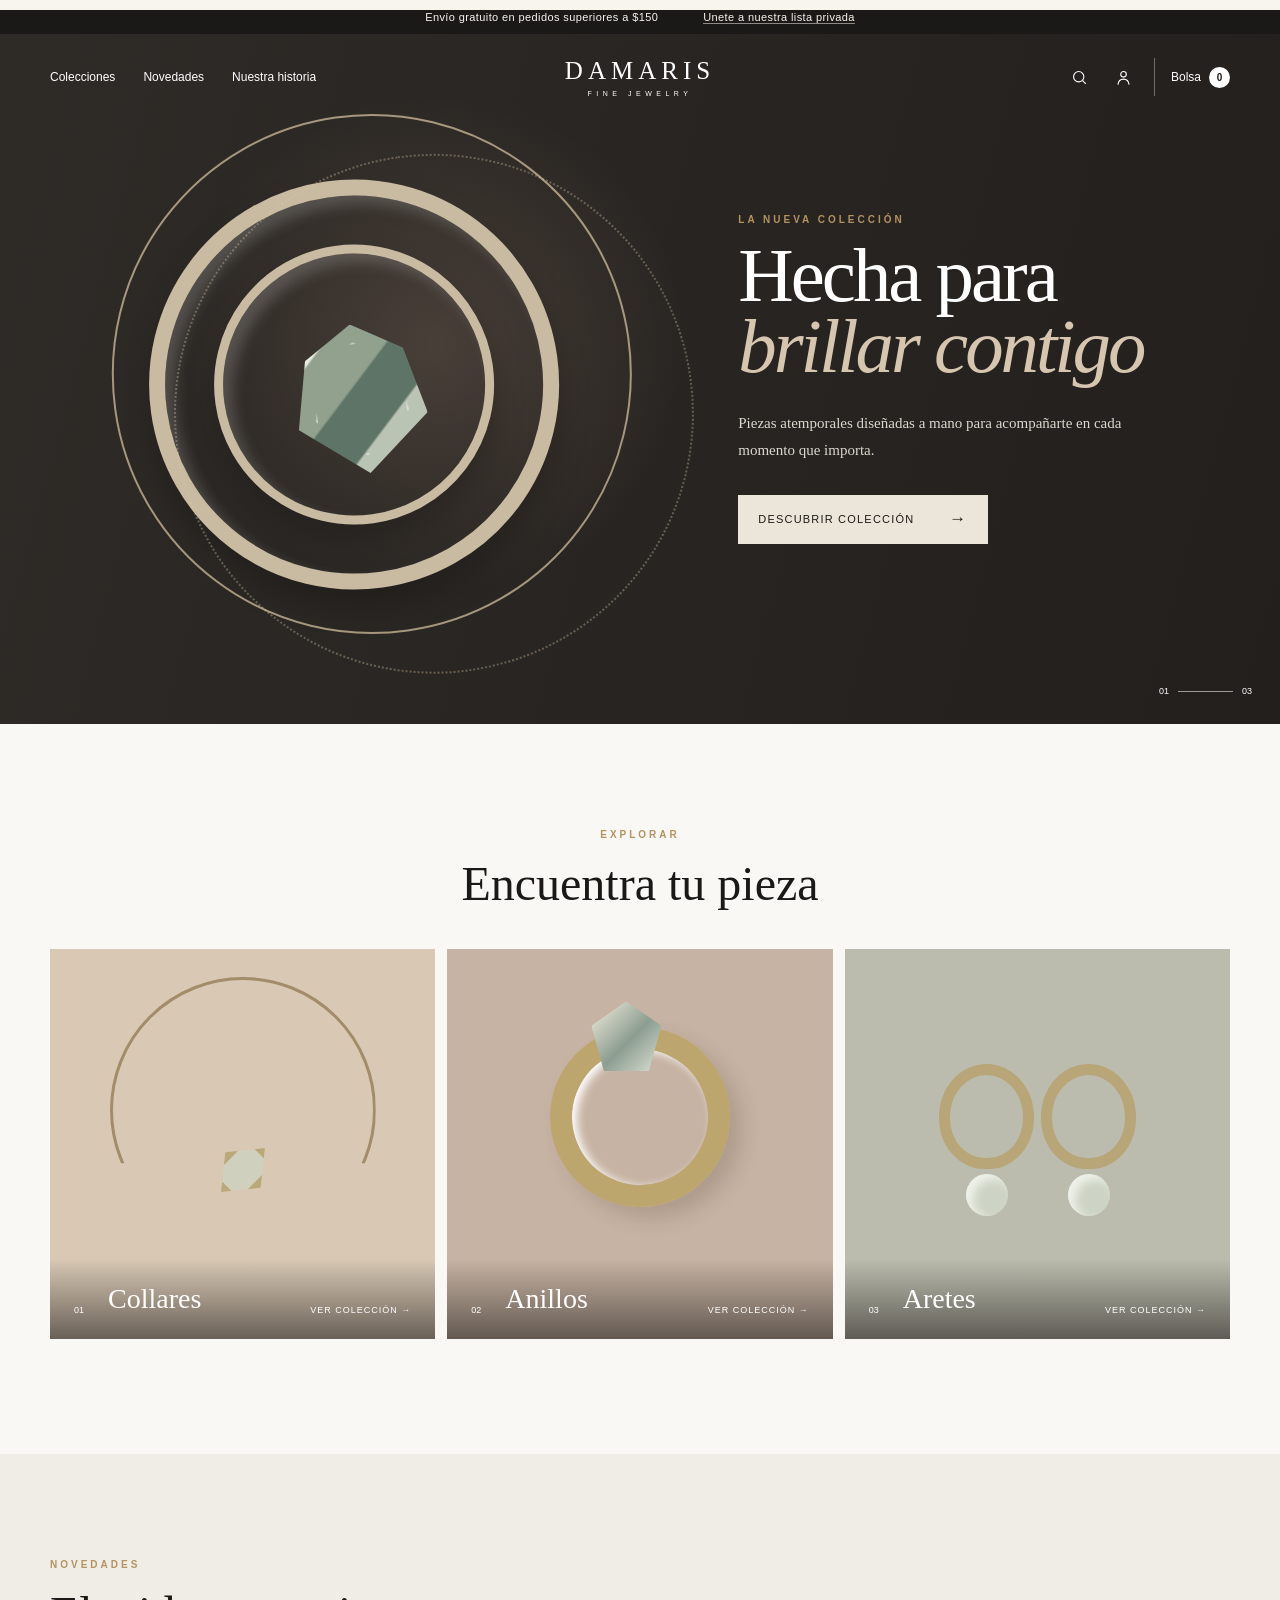
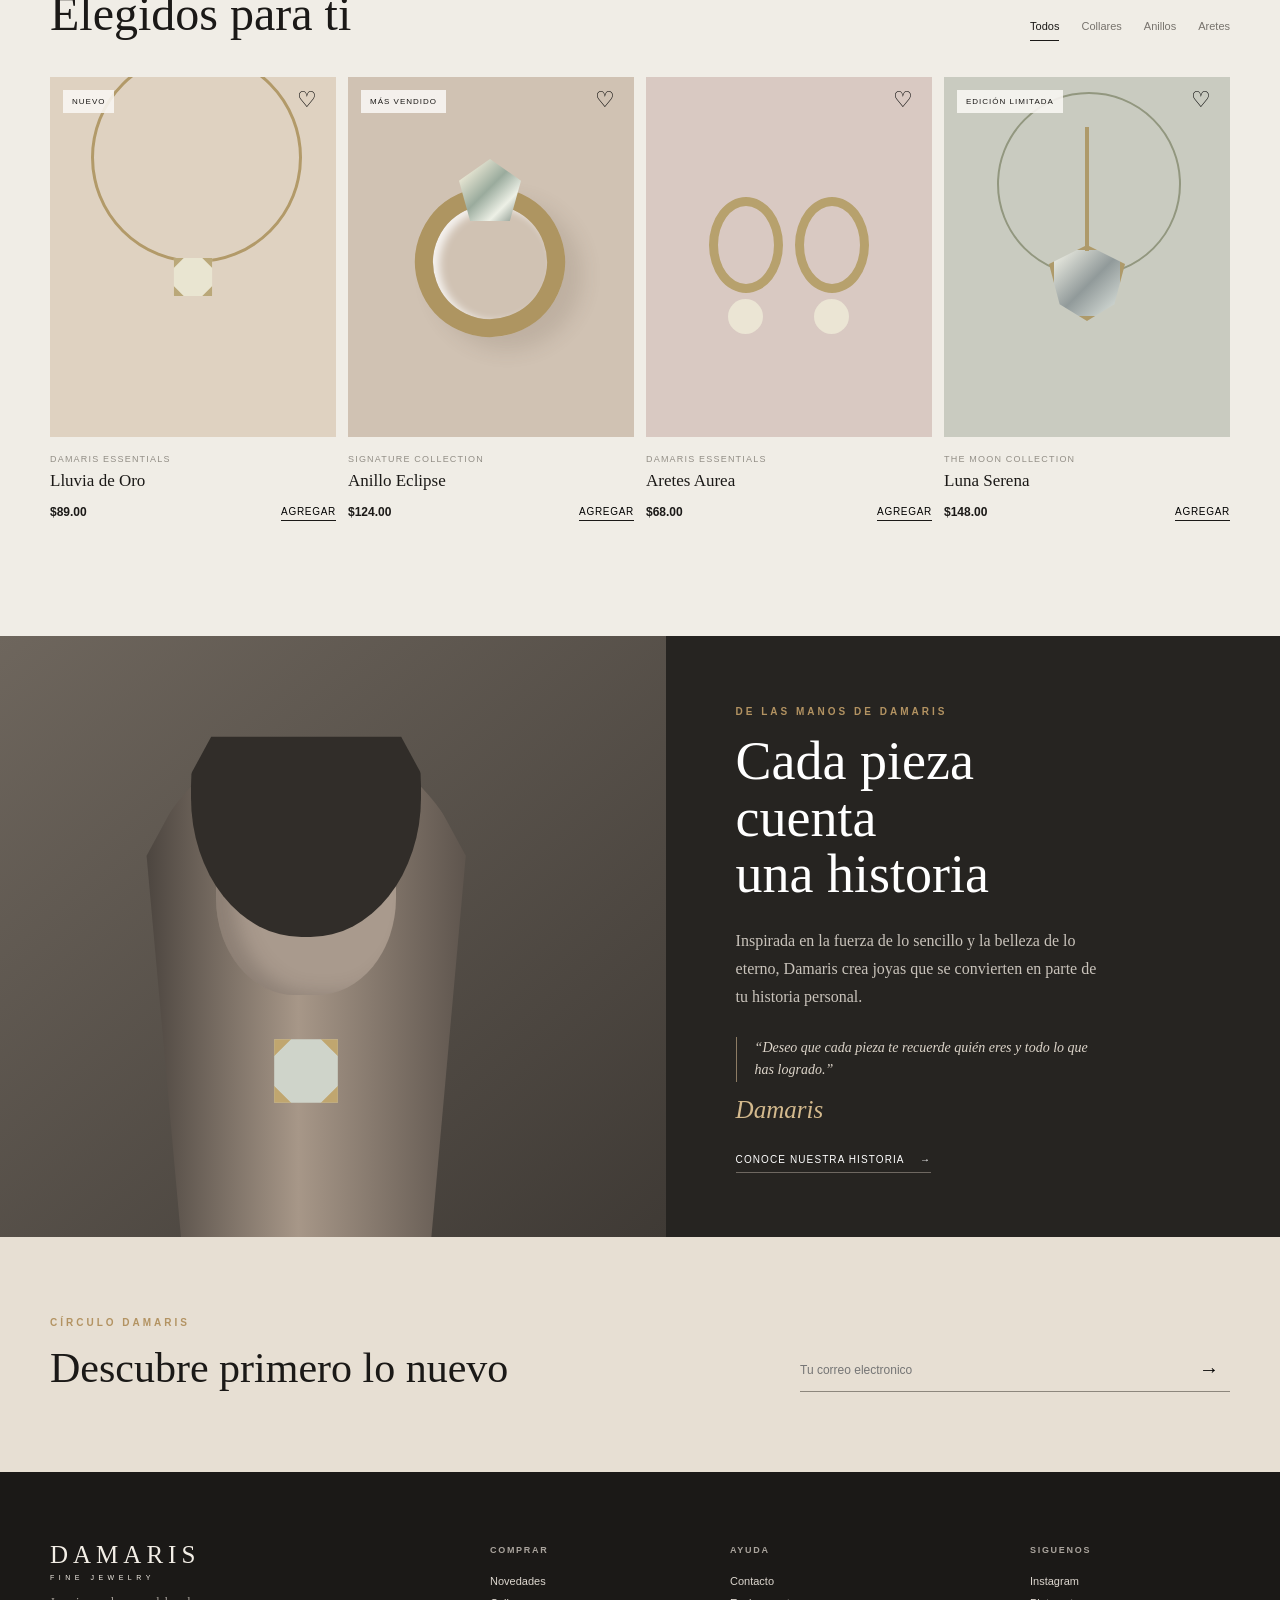
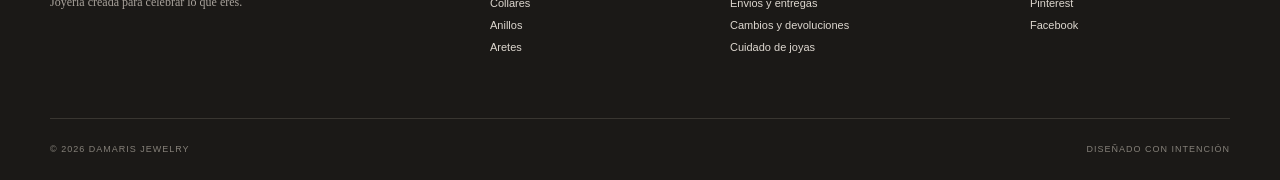
<file: index.html>
<!doctype html>
<html lang="es">
<head>
  <meta charset="UTF-8">
  <meta name="viewport" content="width=device-width, initial-scale=1">
  <meta name="theme-color" content="#171412">
  <meta name="description" content="Damaris Jewelry - joyeria fina inspirada en momentos especiales.">
  <title>DAMARIS | Fine Jewelry</title>
  <link rel="stylesheet" href="styles.css">
</head>
<body>
  <div class="announcement">
    <p>Envío gratuito en pedidos superiores a $150</p>
    <a href="#newsletter">Unete a nuestra lista privada</a>
  </div>

  <header class="header">
    <div class="container nav">
      <button class="icon-button menu-button" type="button" aria-label="Abrir menu">
        <span></span><span></span>
      </button>
      <nav class="nav-left" aria-label="Navegacion principal">
        <a href="#colecciones">Colecciones</a>
        <a href="#novedades">Novedades</a>
        <a href="#historia">Nuestra historia</a>
      </nav>
      <a class="wordmark" href="#inicio" aria-label="Damaris inicio">
        <span>DAMARIS</span>
        <small>FINE JEWELRY</small>
      </a>
      <div class="nav-actions">
        <button class="icon-button search-button" type="button" aria-label="Buscar">
          <svg viewBox="0 0 24 24" aria-hidden="true"><circle cx="11" cy="11" r="6.5"></circle><path d="m16 16 4 4"></path></svg>
        </button>
        <button class="icon-button account-button" type="button" aria-label="Cuenta">
          <svg viewBox="0 0 24 24" aria-hidden="true"><circle cx="12" cy="8" r="3.5"></circle><path d="M5 21c.5-4.5 3-7 7-7s6.5 2.5 7 7"></path></svg>
        </button>
        <button class="bag-button" type="button" aria-label="Abrir bolsa de compras">
          <span>Bolsa</span><b class="bag-count">0</b>
        </button>
      </div>
    </div>
  </header>

  <div class="mobile-menu">
    <button type="button" class="mobile-close" aria-label="Cerrar menu">×</button>
    <nav>
      <a href="#colecciones">Colecciones</a>
      <a href="#novedades">Novedades</a>
      <a href="#historia">Nuestra historia</a>
      <a href="#newsletter">Contacto</a>
    </nav>
  </div>

  <main>
    <section id="inicio" class="hero">
      <div class="hero-media">
        <div class="jewel-orbit" aria-hidden="true">
          <div class="ring ring-outer"></div>
          <div class="ring ring-inner"></div>
          <div class="emerald"></div>
          <div class="chain chain-one"></div>
          <div class="chain chain-two"></div>
        </div>
      </div>
      <div class="hero-copy">
        <p class="eyebrow">La nueva colección</p>
        <h1>Hecha para<br><em>brillar contigo</em></h1>
        <p>Piezas atemporales diseñadas a mano para acompañarte en cada momento que importa.</p>
        <a class="solid-link" href="#novedades">Descubrir colección <span>→</span></a>
      </div>
      <div class="hero-index"><span>01</span><i></i><span>03</span></div>
    </section>

    <section id="colecciones" class="categories">
      <div class="section-heading container">
        <p class="eyebrow">Explorar</p>
        <h2>Encuentra tu pieza</h2>
      </div>
      <div class="category-grid">
        <a class="category-card category-necklaces" href="#novedades" data-filter="collares">
          <div class="category-art art-necklace" aria-hidden="true"><span></span><i></i></div>
          <div><p>01</p><h3>Collares</h3><span>Ver colección →</span></div>
        </a>
        <a class="category-card category-rings" href="#novedades" data-filter="anillos">
          <div class="category-art art-ring" aria-hidden="true"><span></span></div>
          <div><p>02</p><h3>Anillos</h3><span>Ver colección →</span></div>
        </a>
        <a class="category-card category-earrings" href="#novedades" data-filter="aretes">
          <div class="category-art art-earrings" aria-hidden="true"><span></span><i></i></div>
          <div><p>03</p><h3>Aretes</h3><span>Ver colección →</span></div>
        </a>
      </div>
    </section>

    <section id="novedades" class="products-section">
      <div class="container">
        <div class="products-heading">
          <div>
            <p class="eyebrow">Novedades</p>
            <h2>Elegidos para ti</h2>
          </div>
          <div class="product-tabs" role="group" aria-label="Filtrar joyeria">
            <button class="active" type="button" data-filter="todos">Todos</button>
            <button type="button" data-filter="collares">Collares</button>
            <button type="button" data-filter="anillos">Anillos</button>
            <button type="button" data-filter="aretes">Aretes</button>
          </div>
        </div>
        <div class="product-grid">
          <article class="product-card" data-category="collares">
            <div class="product-media warm">
              <span class="product-tag">Nuevo</span>
              <button class="wishlist" type="button" aria-label="Agregar Lluvia de Oro a favoritos">♡</button>
              <div class="jewelry-art necklace-art"><span></span><i></i></div>
            </div>
            <div class="product-info">
              <p>Damaris Essentials</p>
              <h3>Lluvia de Oro</h3>
              <div><strong>$89.00</strong><button type="button" class="quick-add" data-name="Lluvia de Oro" data-price="89">Agregar</button></div>
            </div>
          </article>
          <article class="product-card" data-category="anillos">
            <div class="product-media sand">
              <span class="product-tag">Más vendido</span>
              <button class="wishlist" type="button" aria-label="Agregar Eclipse a favoritos">♡</button>
              <div class="jewelry-art ring-art"><span></span><i></i></div>
            </div>
            <div class="product-info">
              <p>Signature Collection</p>
              <h3>Anillo Eclipse</h3>
              <div><strong>$124.00</strong><button type="button" class="quick-add" data-name="Anillo Eclipse" data-price="124">Agregar</button></div>
            </div>
          </article>
          <article class="product-card" data-category="aretes">
            <div class="product-media rose">
              <button class="wishlist" type="button" aria-label="Agregar Aurea a favoritos">♡</button>
              <div class="jewelry-art earrings-art"><span></span><i></i></div>
            </div>
            <div class="product-info">
              <p>Damaris Essentials</p>
              <h3>Aretes Aurea</h3>
              <div><strong>$68.00</strong><button type="button" class="quick-add" data-name="Aretes Aurea" data-price="68">Agregar</button></div>
            </div>
          </article>
          <article class="product-card" data-category="collares">
            <div class="product-media stone">
              <span class="product-tag">Edición limitada</span>
              <button class="wishlist" type="button" aria-label="Agregar Luna Serena a favoritos">♡</button>
              <div class="jewelry-art pendant-art"><span></span><i></i></div>
            </div>
            <div class="product-info">
              <p>The Moon Collection</p>
              <h3>Luna Serena</h3>
              <div><strong>$148.00</strong><button type="button" class="quick-add" data-name="Luna Serena" data-price="148">Agregar</button></div>
            </div>
          </article>
        </div>
      </div>
    </section>

    <section id="historia" class="story">
      <div class="story-art" aria-hidden="true">
        <div class="portrait-silhouette"></div>
        <div class="story-jewel"></div>
      </div>
      <div class="story-copy">
        <p class="eyebrow">De las manos de Damaris</p>
        <h2>Cada pieza cuenta<br>una historia</h2>
        <p>Inspirada en la fuerza de lo sencillo y la belleza de lo eterno, Damaris crea joyas que se convierten en parte de tu historia personal.</p>
        <blockquote>“Deseo que cada pieza te recuerde quién eres y todo lo que has logrado.”</blockquote>
        <span class="signature">Damaris</span>
        <a class="text-link" href="#newsletter">Conoce nuestra historia <span>→</span></a>
      </div>
    </section>

    <section id="newsletter" class="newsletter">
      <div class="container newsletter-inner">
        <div>
          <p class="eyebrow">Círculo Damaris</p>
          <h2>Descubre primero lo nuevo</h2>
        </div>
        <form class="newsletter-form">
          <label class="sr-only" for="email">Correo electronico</label>
          <input id="email" type="email" placeholder="Tu correo electronico" required>
          <button type="submit" aria-label="Suscribirse">→</button>
        </form>
      </div>
    </section>
  </main>

  <footer>
    <div class="container footer-grid">
      <div class="footer-brand">
        <a class="wordmark" href="#inicio"><span>DAMARIS</span><small>FINE JEWELRY</small></a>
        <p>Joyeria creada para celebrar lo que eres.</p>
      </div>
      <div><h3>Comprar</h3><a href="#novedades">Novedades</a><a href="#colecciones">Collares</a><a href="#colecciones">Anillos</a><a href="#colecciones">Aretes</a></div>
      <div><h3>Ayuda</h3><a href="#newsletter">Contacto</a><a href="#newsletter">Envios y entregas</a><a href="#newsletter">Cambios y devoluciones</a><a href="#newsletter">Cuidado de joyas</a></div>
      <div><h3>Siguenos</h3><a href="#">Instagram</a><a href="#">Pinterest</a><a href="#">Facebook</a></div>
    </div>
    <div class="container footer-bottom"><span>© 2026 Damaris Jewelry</span><span>Diseñado con intención</span></div>
  </footer>

  <aside class="cart-drawer" aria-hidden="true">
    <button class="cart-overlay" type="button" aria-label="Cerrar bolsa"></button>
    <div class="cart-panel">
      <div class="cart-header"><div><p>Tu seleccion</p><h2>Bolsa de compras</h2></div><button class="cart-close" type="button" aria-label="Cerrar">×</button></div>
      <div class="cart-items"><p class="empty-state">Tu bolsa está esperando una pieza especial.</p></div>
      <div class="cart-footer">
        <div class="subtotal"><span>Subtotal</span><strong>$0.00</strong></div>
        <p>Envío calculado al finalizar la compra.</p>
        <button class="checkout-button" type="button" disabled>Finalizar pedido</button>
      </div>
    </div>
  </aside>

  <div class="search-panel" aria-hidden="true">
    <button type="button" class="search-close" aria-label="Cerrar busqueda">×</button>
    <form><label for="search">¿Qué estás buscando?</label><div><input id="search" type="search" placeholder="Buscar joyas"><button type="submit">→</button></div></form>
  </div>

  <div class="toast" role="status" aria-live="polite"></div>
  <script src="script.js"></script>
</body>
</html>
</file>
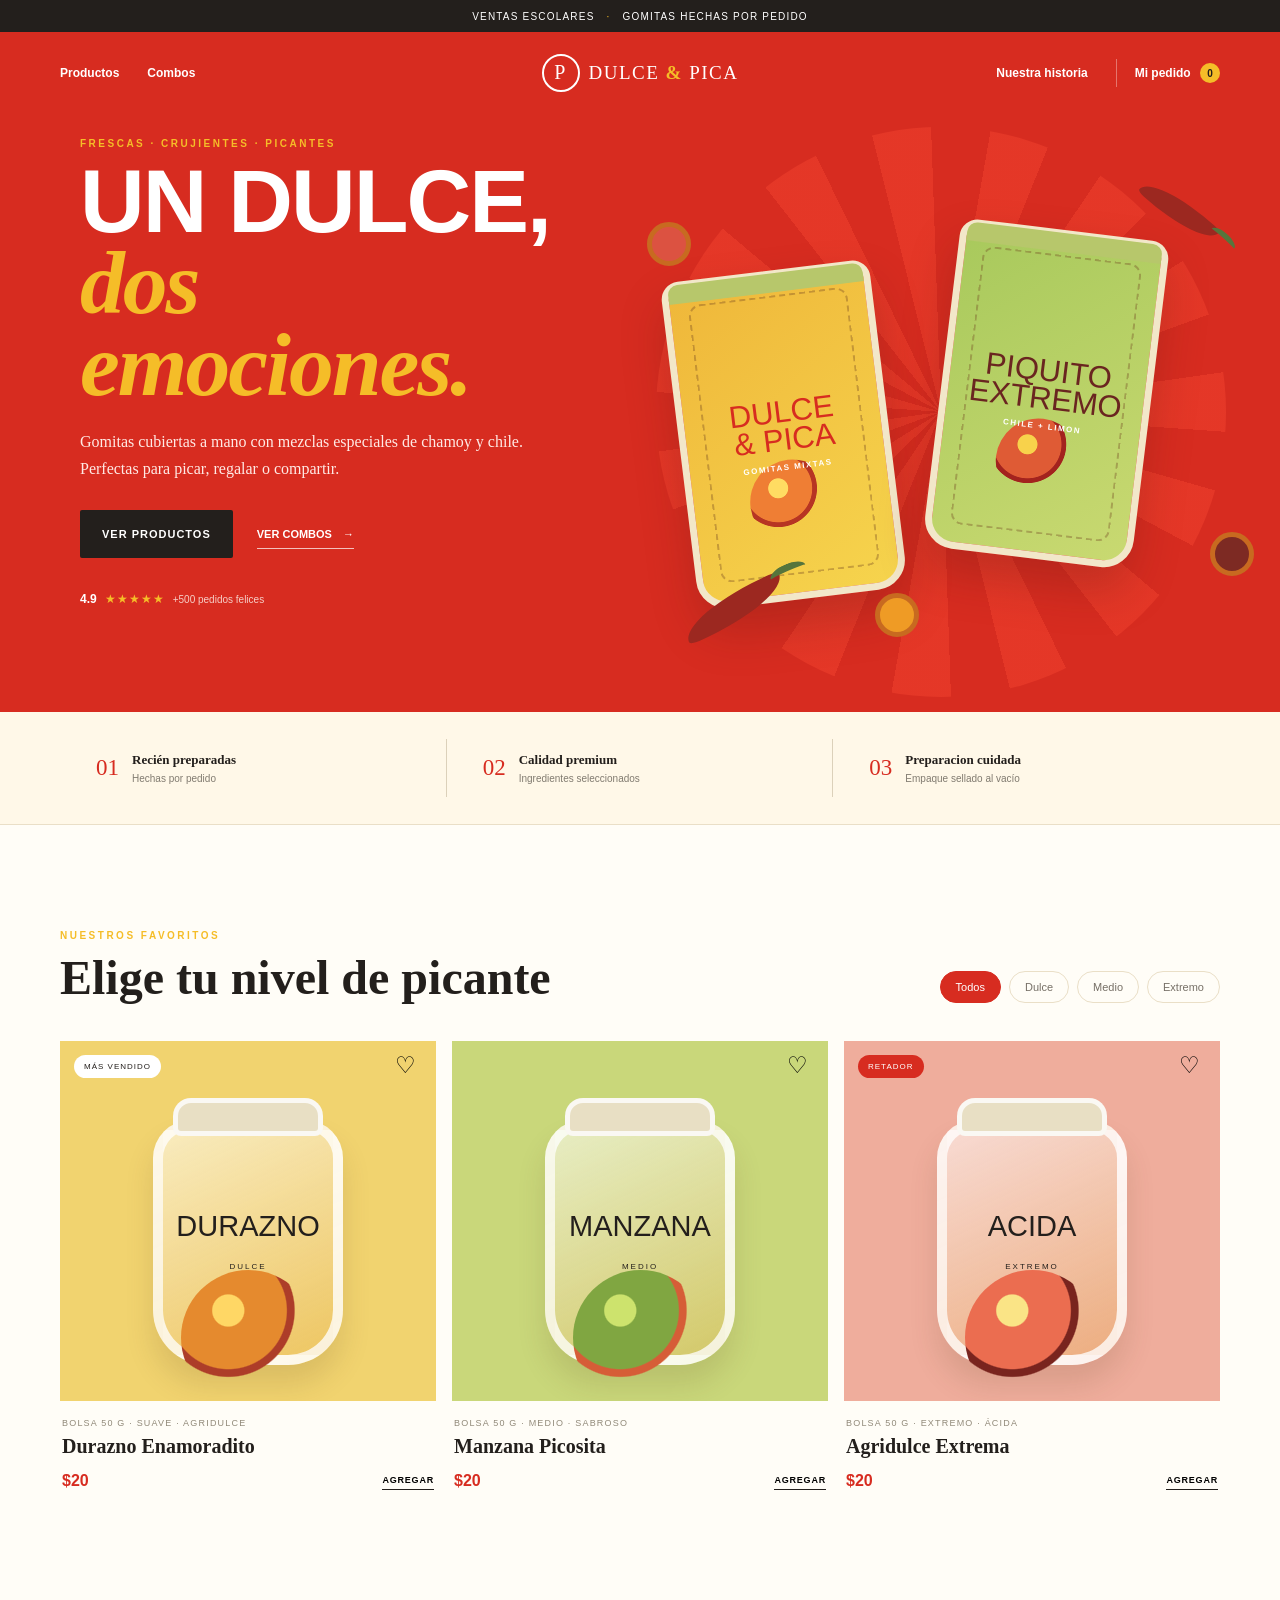
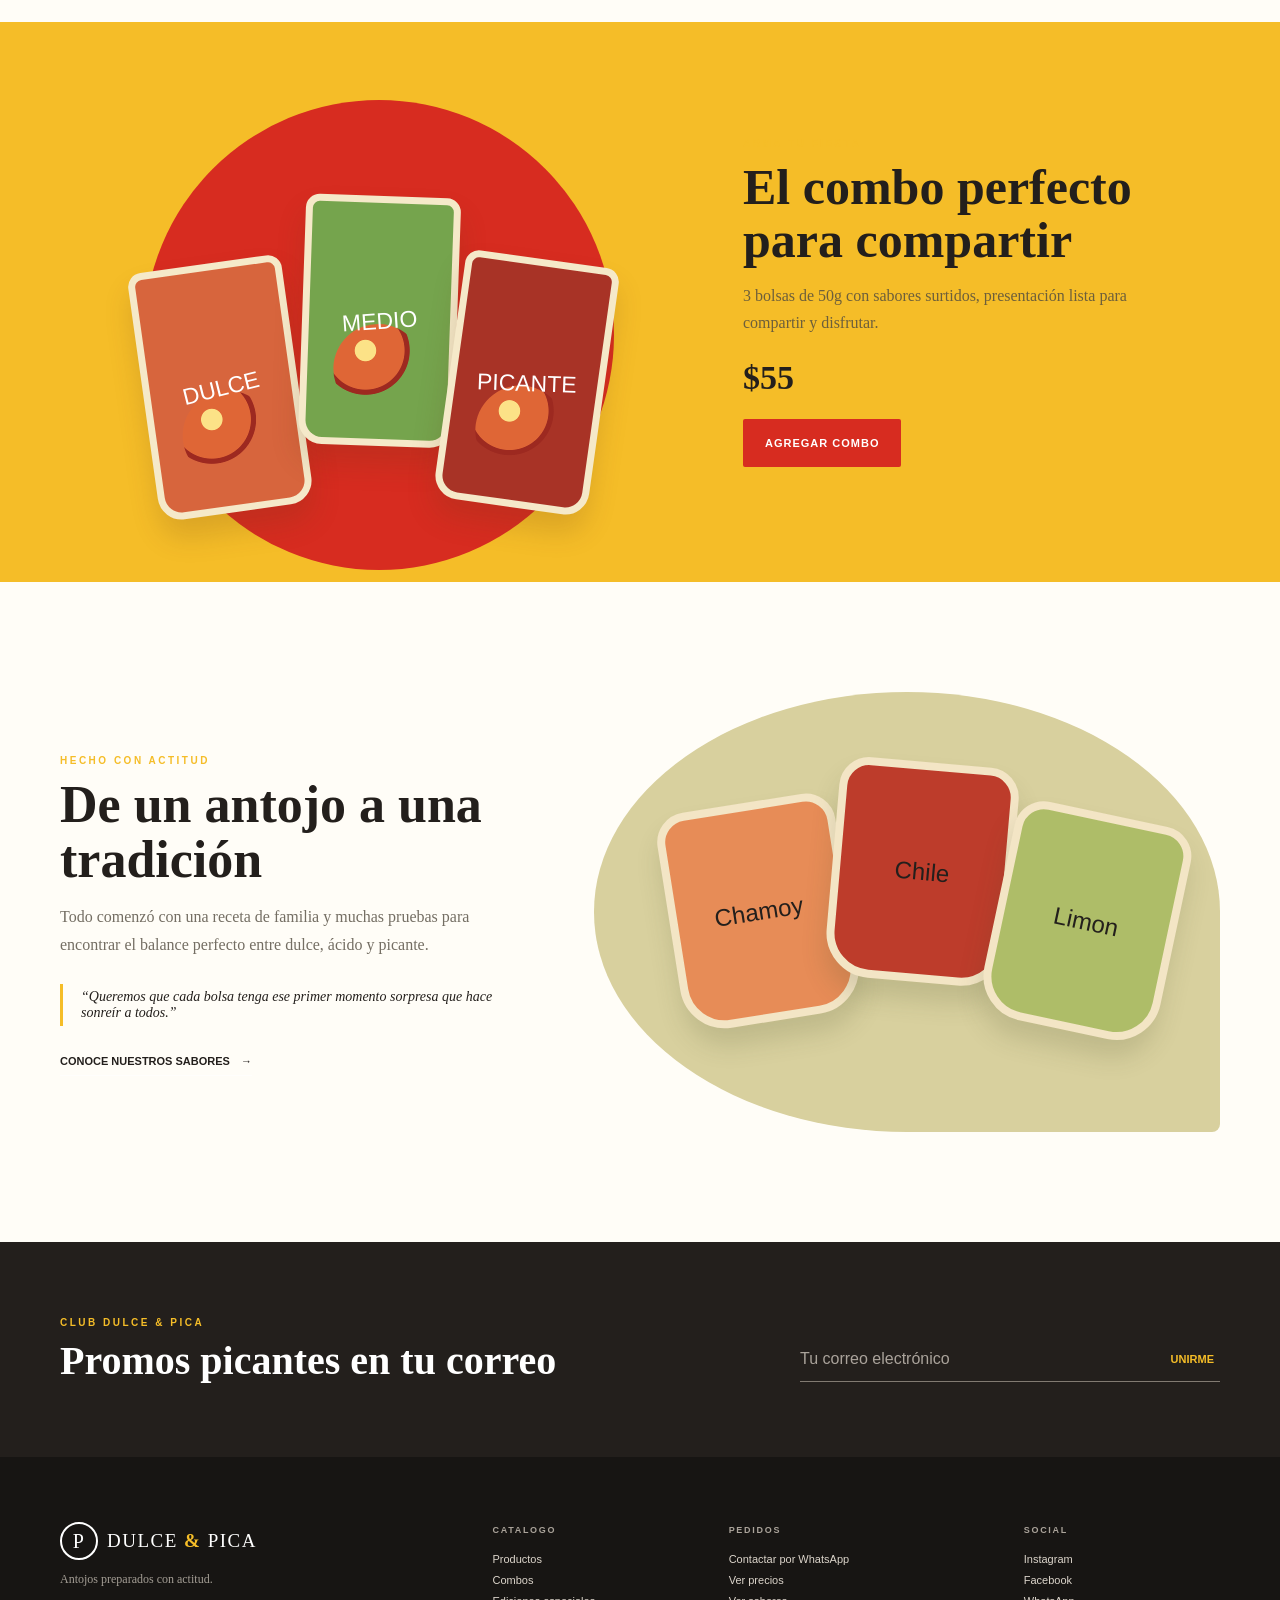
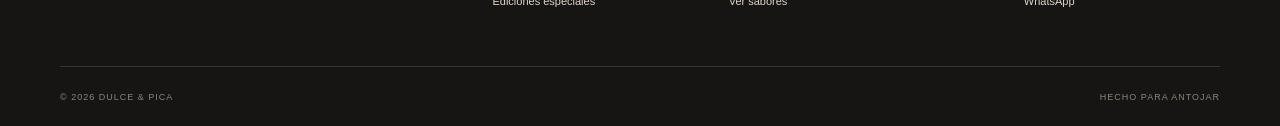
<file: gomitas-dulce-pica/index.html>
<!doctype html>
<html lang="es">
<head>
  <meta charset="UTF-8">
  <meta name="viewport" content="width=device-width, initial-scale=1">
  <meta name="theme-color" content="#d92d20">
  <meta name="description" content="Dulce & Pica - gomitas enchiladas artesanales para compartir, regalar y disfrutar.">
  <title>Dulce & Pica | Gomitas enchiladas</title>
  <link rel="stylesheet" href="styles.css?v=20261124">
</head>
<body>
  <div class="topbar">
    <p>Ventas escolares <span>·</span> Gomitas hechas por pedido</p>
  </div>

  <header class="header">
    <div class="container nav">
      <button class="menu-toggle" type="button" aria-expanded="false" aria-label="Abrir menu"><span></span><span></span></button>
      <nav class="nav-left" aria-label="Navegacion principal">
        <a href="#productos">Productos</a>
        <a href="#combos">Combos</a>
      </nav>
      <a class="brand" href="#inicio" aria-label="Dulce y Pica inicio">
        <span class="brand-icon" aria-hidden="true">P</span>
        <span>DULCE <b>&</b> PICA</span>
      </a>
      <nav class="nav-right" aria-label="Navegacion secundaria">
        <a href="#nosotros">Nuestra historia</a>
        <button class="cart-button" type="button" aria-label="Abrir lista de pedido">Mi pedido <span class="cart-count">0</span></button>
      </nav>
    </div>
  </header>

  <nav class="mobile-nav" aria-label="Menu movil">
    <a href="#productos">Productos</a>
    <a href="#combos">Combos</a>
    <a href="#nosotros">Nuestra historia</a>
  </nav>

  <main>
    <section id="inicio" class="hero">
      <div class="hero-copy">
        <p class="eyebrow">Frescas · Crujientes · Picantes</p>
        <h1>Un dulce,<br><em>dos emociones.</em></h1>
        <p class="hero-text">Gomitas cubiertas a mano con mezclas especiales de chamoy y chile. Perfectas para picar, regalar o compartir.</p>
        <div class="hero-actions">
          <a class="button" href="#productos">Ver productos</a>
          <a class="text-link" href="#combos">Ver combos <span>→</span></a>
        </div>
        <div class="rating"><b>4.9</b><span>★★★★★</span><small>+500 pedidos felices</small></div>
      </div>
      <div class="hero-art" aria-label="Bolsas de gomitas enchiladas">
        <div class="sunburst"></div>
        <div class="bag bag-one"><div class="bag-seal"></div><span>DULCE<br>& PICA</span><small>GOMITAS MIXTAS</small><i></i></div>
        <div class="bag bag-two"><div class="bag-seal"></div><span>PIQUITO<br>EXTREMO</span><small>CHILE + LIMON</small><i></i></div>
        <div class="chili chili-one"></div>
        <div class="chili chili-two"></div>
        <div class="gummy gummy-one"></div>
        <div class="gummy gummy-two"></div>
        <div class="gummy gummy-three"></div>
      </div>
    </section>

    <section class="benefits">
      <div class="container benefits-grid">
        <div><span>01</span><p><b>Recién preparadas</b><small>Hechas por pedido</small></p></div>
        <div><span>02</span><p><b>Calidad premium</b><small>Ingredientes seleccionados</small></p></div>
        <div><span>03</span><p><b>Preparacion cuidada</b><small>Empaque sellado al vacío</small></p></div>
      </div>
    </section>

    <section id="productos" class="products-section">
      <div class="container">
        <div class="section-heading">
          <div><p class="eyebrow">Nuestros favoritos</p><h2>Elige tu nivel de picante</h2></div>
          <div class="filters" role="group" aria-label="Filtrar productos">
            <button class="active" type="button" data-filter="todos">Todos</button>
            <button type="button" data-filter="dulce">Dulce</button>
            <button type="button" data-filter="medio">Medio</button>
            <button type="button" data-filter="extremo">Extremo</button>
          </div>
        </div>
        <div class="product-grid">
          <article class="product-card" data-level="dulce">
            <div class="product-visual visual-mango">
              <span class="tag">Más vendido</span>
              <div class="jar"><div class="jar-lid"></div><span>DURAZNO<br><small>DULCE</small></span><i></i></div>
              <button class="wishlist" type="button" aria-label="Agregar Durazno Enamoradito a favoritos">♡</button>
            </div>
            <div class="product-info"><p>Bolsa 50 g · Suave · Agridulce</p><h3>Durazno Enamoradito</h3><div><strong>$20</strong><button class="quick-add" type="button" data-name="Bolsa 50 g - Durazno Enamoradito" data-price="20">Agregar</button></div></div>
          </article>
          <article class="product-card" data-level="medio">
            <div class="product-visual visual-tropical">
              <div class="jar"><div class="jar-lid"></div><span>MANZANA<br><small>MEDIO</small></span><i></i></div>
              <button class="wishlist" type="button" aria-label="Agregar Manzana Picosita a favoritos">♡</button>
            </div>
            <div class="product-info"><p>Bolsa 50 g · Medio · Sabroso</p><h3>Manzana Picosita</h3><div><strong>$20</strong><button class="quick-add" type="button" data-name="Bolsa 50 g - Manzana Picosita" data-price="20">Agregar</button></div></div>
          </article>
          <article class="product-card" data-level="extremo">
            <div class="product-visual visual-acida">
              <span class="tag tag-red">Retador</span>
              <div class="jar"><div class="jar-lid"></div><span>ACIDA<br><small>EXTREMO</small></span><i></i></div>
              <button class="wishlist" type="button" aria-label="Agregar Agridulce Extrema a favoritos">♡</button>
            </div>
            <div class="product-info"><p>Bolsa 50 g · Extremo · Ácida</p><h3>Agridulce Extrema</h3><div><strong>$20</strong><button class="quick-add" type="button" data-name="Bolsa 50 g - Agridulce Extrema" data-price="20">Agregar</button></div></div>
          </article>
        </div>
      </div>
    </section>

    <section id="combos" class="combo-section">
      <div class="container combo-grid">
        <div class="combo-art">
          <div class="party-circle"></div>
          <div class="mini-bag mini-one"><span>DULCE</span><i></i></div>
          <div class="mini-bag mini-two"><span>MEDIO</span><i></i></div>
          <div class="mini-bag mini-three"><span>PICANTE</span><i></i></div>
        </div>
        <div class="combo-copy">
          <p class="eyebrow">Arma tu fiesta</p>
          <h2>El combo perfecto<br>para compartir</h2>
          <p>3 bolsas de 50g con sabores surtidos, presentación lista para compartir y disfrutar.</p>
          <div class="combo-price"><strong>$55</strong></div>
          <button class="button add-combo" type="button" data-name="Combo Fiesta 3 Bolsas de 50g" data-price="55">Agregar combo</button>
        </div>
      </div>
    </section>

    <section id="nosotros" class="story-section">
      <div class="container story-grid">
        <div class="story-copy">
          <p class="eyebrow">Hecho con actitud</p>
          <h2>De un antojo a una tradición</h2>
          <p>Todo comenzó con una receta de familia y muchas pruebas para encontrar el balance perfecto entre dulce, ácido y picante.</p>
          <blockquote>“Queremos que cada bolsa tenga ese primer momento sorpresa que hace sonreír a todos.”</blockquote>
          <a class="text-link" href="#productos">Conoce nuestros sabores <span>→</span></a>
        </div>
        <div class="story-visual">
          <div class="flavor-card flavor-one"><span>Chamoy</span></div>
          <div class="flavor-card flavor-two"><span>Chile</span></div>
          <div class="flavor-card flavor-three"><span>Limon</span></div>
        </div>
      </div>
    </section>

    <section class="newsletter">
      <div class="container newsletter-inner">
        <div><p class="eyebrow">Club Dulce & Pica</p><h2>Promos picantes en tu correo</h2></div>
        <form><label class="sr-only" for="email">Correo electronico</label><input id="email" type="email" placeholder="Tu correo electrónico" required><button type="submit">Unirme</button></form>
      </div>
    </section>
  </main>

  <footer>
    <div class="container footer-grid">
      <div class="footer-brand"><a class="brand" href="#inicio"><span class="brand-icon">P</span><span>DULCE <b>&</b> PICA</span></a><p>Antojos preparados con actitud.</p></div>
      <div><h3>Catalogo</h3><a href="#productos">Productos</a><a href="#combos">Combos</a><a href="#productos">Ediciones especiales</a></div>
      <div><h3>Pedidos</h3><a href="https://wa.me/526674217660" target="_blank" rel="noopener">Contactar por WhatsApp</a><a href="#productos">Ver precios</a><a href="#productos">Ver sabores</a></div>
      <div><h3>Social</h3><a href="#">Instagram</a><a href="#">Facebook</a><a href="#">WhatsApp</a></div>
    </div>
    <div class="container footer-bottom"><span>© 2026 Dulce & Pica</span><span>Hecho para antojar</span></div>
  </footer>

  <aside class="cart-drawer" aria-hidden="true">
    <button class="cart-overlay" type="button" aria-label="Cerrar lista de pedido"></button>
    <div class="cart-panel">
      <div class="cart-header"><div><p>Resumen</p><h2>Tu pedido</h2></div><button class="cart-close" type="button" aria-label="Cerrar">×</button></div>
      <div class="cart-items"><p class="empty-cart">Tu bolsa está vacía.</p></div>
      <div class="cart-footer"><div class="subtotal"><span>Total</span><strong>$0.00</strong></div><p>Envía tu selección por WhatsApp para consultar disponibilidad y coordinar el pedido.</p><button class="checkout-button" type="button" disabled>Pedir por WhatsApp</button></div>
    </div>
  </aside>
  <div class="toast" role="status" aria-live="polite"></div>
  <script src="script.js?v=20261124"></script>
</body>
</html>
</file>
<file: styles.css>
:root {
  --ink: #1b1917;
  --cream: #f4efe7;
  --paper: #faf8f4;
  --rose: #d4aaa0;
  --gold: #b39362;
  --sage: #8d947f;
  --line: #ded9cf;
}

* { box-sizing: border-box; }
html { scroll-behavior: smooth; }
body { margin: 0; background: var(--paper); color: var(--ink); font-family: "Helvetica Neue", Arial, sans-serif; }
body.locked { overflow: hidden; }
img, svg { display: block; }
a { color: inherit; text-decoration: none; }
button, input { font: inherit; }
.container { width: min(1180px, calc(100% - 64px)); margin-inline: auto; }
.sr-only { position: absolute; width: 1px; height: 1px; overflow: hidden; clip: rect(0,0,0,0); }

.announcement { height: 34px; display: flex; align-items: center; justify-content: center; gap: 45px; background: var(--ink); color: #f7f4ef; font-size: 11px; letter-spacing: .4px; }
.announcement p { margin: 0; }
.announcement a { border-bottom: 1px solid #8e8983; }

.header { height: 86px; position: absolute; z-index: 20; width: 100%; color: white; }
.nav { height: 86px; display: grid; grid-template-columns: 1fr auto 1fr; align-items: center; }
.nav-left { display: flex; gap: 28px; font-size: 12px; }
.nav-left a { border-bottom: 1px solid transparent; padding: 7px 0; }
.nav-left a:hover { border-color: white; }
.wordmark { display: flex; flex-direction: column; align-items: center; line-height: 1; }
.wordmark span { font-family: Georgia, "Times New Roman", serif; font-size: 25px; letter-spacing: 5px; }
.wordmark small { margin-top: 7px; font-size: 7px; letter-spacing: 4.5px; }
.nav-actions { justify-self: end; display: flex; align-items: center; gap: 16px; }
.icon-button { width: 28px; height: 28px; display: grid; place-items: center; border: 0; background: transparent; color: inherit; padding: 4px; cursor: pointer; }
.icon-button svg { width: 19px; fill: none; stroke: currentColor; stroke-width: 1.4; }
.bag-button { height: 38px; display: flex; align-items: center; gap: 8px; border: 0; border-left: 1px solid rgba(255,255,255,.35); background: transparent; color: inherit; padding: 0 0 0 16px; cursor: pointer; font-size: 12px; }
.bag-count { width: 21px; height: 21px; display: grid; place-items: center; border-radius: 50%; background: white; color: var(--ink); font-size: 10px; }
.menu-button { display: none; }

.hero { height: 690px; display: grid; grid-template-columns: 54% 46%; background: #332f2b; color: white; position: relative; overflow: hidden; }
.hero::before { content: ""; position: absolute; inset: 0; background: radial-gradient(circle at 34% 45%, rgba(211,174,153,.18), transparent 27%), linear-gradient(105deg, rgba(21,18,16,.15), rgba(21,18,16,.55)); }
.hero-media { position: relative; }
.jewel-orbit { position: absolute; width: 510px; height: 510px; left: 50%; top: 50%; transform: translate(-48%, -46%) rotate(-8deg); }
.ring { position: absolute; border: 16px solid #c9bba1; border-radius: 50%; box-shadow: inset 8px 10px 14px rgba(255,255,255,.18), 0 16px 30px rgba(0,0,0,.22); }
.ring-outer { width: 410px; height: 410px; left: 50px; top: 35px; }
.ring-inner { width: 280px; height: 280px; left: 115px; top: 100px; border-width: 9px; }
.emerald { position: absolute; z-index: 3; width: 130px; height: 150px; left: 194px; top: 180px; clip-path: polygon(50% 0, 88% 20%, 100% 65%, 50% 100%, 0 65%, 12% 20%); background: linear-gradient(135deg, #e8ede2 0 18%, #91a18e 19% 43%, #5e7467 44% 68%, #bac4b4 69%); filter: drop-shadow(0 18px 16px rgba(0,0,0,.28)); }
.emerald::after { content: ""; position: absolute; inset: 18px; clip-path: inherit; border: 2px solid rgba(255,255,255,.5); }
.chain { position: absolute; width: 520px; height: 520px; border: 2px solid rgba(218,198,164,.7); border-radius: 50%; }
.chain-one { left: 14px; top: -28px; }
.chain-two { left: 70px; top: 20px; border-style: dotted; opacity: .5; }
.hero-copy { position: relative; z-index: 2; align-self: center; margin-left: 8%; max-width: 520px; }
.eyebrow { margin: 0 0 16px; color: var(--gold); text-transform: uppercase; font-size: 10px; font-weight: 700; letter-spacing: 3px; }
.hero-copy h1 { margin: 0; font-family: Georgia, "Times New Roman", serif; font-size: clamp(62px, 6vw, 86px); font-weight: 400; line-height: .92; letter-spacing: -3px; }
.hero-copy h1 em { color: #d6c5af; font-weight: 400; }
.hero-copy > p:not(.eyebrow) { max-width: 430px; margin: 28px 0 32px; color: #ddd7cf; line-height: 1.75; font-family: Georgia, serif; font-size: 15px; }
.solid-link { height: 49px; display: inline-flex; align-items: center; gap: 35px; background: #ece5da; color: var(--ink); padding: 0 20px; font-size: 11px; text-transform: uppercase; letter-spacing: 1.2px; }
.solid-link span { font-size: 17px; }
.hero-index { position: absolute; z-index: 3; right: 28px; bottom: 28px; display: flex; align-items: center; gap: 9px; font-size: 9px; }
.hero-index i { width: 55px; height: 1px; background: rgba(255,255,255,.55); }

.categories { padding: 105px 0 115px; background: var(--paper); }
.section-heading { text-align: center; margin-bottom: 38px; }
.section-heading h2, .products-heading h2, .story-copy h2, .newsletter h2 { margin: 0; font-family: Georgia, serif; font-weight: 400; }
.section-heading h2 { font-size: 48px; }
.category-grid { width: min(1180px, calc(100% - 64px)); margin: auto; display: grid; grid-template-columns: repeat(3, 1fr); gap: 12px; }
.category-card { height: 390px; position: relative; display: flex; align-items: flex-end; overflow: hidden; background: #ddd4c7; }
.category-necklaces { background: #d8c8b4; }
.category-rings { background: #c7b3a3; }
.category-earrings { background: #bbbcae; }
.category-card > div:last-child { position: relative; z-index: 3; width: 100%; display: grid; grid-template-columns: 34px 1fr auto; align-items: end; padding: 24px; background: linear-gradient(transparent 0, rgba(42,38,34,.64) 100%); color: white; }
.category-card p { margin: 0; font-size: 9px; }
.category-card h3 { margin: 0; font-family: Georgia, serif; font-size: 28px; font-weight: 400; }
.category-card div:last-child > span { font-size: 9px; text-transform: uppercase; letter-spacing: 1px; }
.category-art { position: absolute; inset: 0; }
.art-necklace::before { content: ""; position: absolute; width: 260px; height: 260px; left: 50%; top: 28px; transform: translateX(-50%); border: 3px solid #a28c69; border-radius: 50%; clip-path: inset(0 0 30% 0); }
.art-necklace span { position: absolute; width: 50px; height: 62px; left: 50%; top: 190px; transform: translateX(-50%) rotate(45deg); border: 8px solid #baa879; background: #cfd0bd; clip-path: polygon(50% 0, 100% 50%, 50% 100%, 0 50%); }
.art-ring span { position: absolute; width: 180px; height: 180px; left: 50%; top: 78px; transform: translateX(-50%) rotate(-18deg); border: 22px solid #bda66e; border-radius: 50%; box-shadow: inset 4px 4px 10px white, 8px 14px 20px rgba(65,48,38,.18); }
.art-ring span::after { content: ""; position: absolute; width: 70px; height: 70px; left: 45px; top: -48px; transform: rotate(18deg); clip-path: polygon(50% 0, 100% 35%, 82% 100%, 18% 100%, 0 35%); background: linear-gradient(135deg, #f5f1df, #8c9d91 55%, #dbe1d4); }
.art-earrings span, .art-earrings i { position: absolute; width: 95px; height: 105px; top: 115px; border: 11px solid #b8a578; border-radius: 50% 50% 48% 48%; }
.art-earrings span { left: 94px; } .art-earrings i { right: 94px; }
.art-earrings span::after, .art-earrings i::after { content: ""; position: absolute; width: 42px; height: 42px; left: 16px; bottom: -58px; border-radius: 50%; background: #cdd4c5; box-shadow: inset 7px 5px 10px #eff2ea; }

.products-section { padding: 105px 0 115px; background: #f0ede6; }
.products-heading { display: flex; align-items: end; justify-content: space-between; margin-bottom: 36px; }
.products-heading h2 { font-size: 48px; }
.product-tabs { display: flex; gap: 22px; }
.product-tabs button { border: 0; border-bottom: 1px solid transparent; background: transparent; color: #77736d; padding: 8px 0; cursor: pointer; font-size: 11px; }
.product-tabs button.active { color: var(--ink); border-color: var(--ink); }
.product-grid { display: grid; grid-template-columns: repeat(4, 1fr); gap: 12px; }
.product-card.hidden { display: none; }
.product-media { height: 360px; position: relative; display: grid; place-items: center; overflow: hidden; }
.product-media.warm { background: #dfd2c1; } .product-media.sand { background: #d0c2b3; } .product-media.rose { background: #d9c9c2; } .product-media.stone { background: #c9cbc0; }
.product-tag { position: absolute; z-index: 4; top: 13px; left: 13px; background: rgba(250,248,244,.88); padding: 7px 9px; font-size: 8px; text-transform: uppercase; letter-spacing: 1px; }
.wishlist { position: absolute; z-index: 4; right: 13px; top: 9px; border: 0; background: transparent; font-size: 22px; cursor: pointer; }
.wishlist.active { color: #a45f55; }
.jewelry-art { position: absolute; width: 220px; height: 240px; }
.necklace-art::before { content: ""; position: absolute; width: 205px; height: 205px; left: 8px; top: -85px; border: 3px solid #b29a69; border-radius: 50%; }
.necklace-art span { position: absolute; width: 54px; height: 54px; left: 83px; top: 113px; transform: rotate(45deg); border: 7px solid #baa879; background: #e9e5d1; clip-path: polygon(50% 0, 100% 50%, 50% 100%, 0 50%); }
.ring-art span { position: absolute; width: 150px; height: 150px; left: 34px; top: 50px; transform: rotate(-20deg); border: 18px solid #ae9561; border-radius: 50%; box-shadow: inset 5px 5px 8px rgba(255,255,255,.8), 12px 18px 20px rgba(82,69,54,.14); }
.ring-art i { position: absolute; width: 62px; height: 62px; left: 78px; top: 22px; clip-path: polygon(50% 0, 100% 35%, 82% 100%, 18% 100%, 0 35%); background: linear-gradient(135deg, #f8f3df 10%, #9aab9d 48%, #edf0e6 74%, #78877d); box-shadow: 0 8px 12px rgba(0,0,0,.12); }
.earrings-art span, .earrings-art i { position: absolute; width: 74px; height: 96px; top: 60px; border: 9px solid #b7a16d; border-radius: 50%; }
.earrings-art span { left: 30px; } .earrings-art i { right: 30px; }
.earrings-art span::after, .earrings-art i::after { content: ""; position: absolute; width: 35px; height: 35px; left: 10px; bottom: -50px; border-radius: 50%; background: #ebe5d4; }
.pendant-art::before { content: ""; position: absolute; width: 180px; height: 180px; left: 20px; top: -45px; border: 2px solid #92977f; border-radius: 50%; }
.pendant-art span { position: absolute; width: 76px; height: 76px; left: 72px; top: 108px; clip-path: polygon(50% 0, 100% 25%, 86% 78%, 50% 100%, 14% 78%, 0 25%); background: linear-gradient(135deg, #f4f4e9, #919a9a 52%, #dfe5df); border: 5px solid #ae9a6a; }
.pendant-art i { position: absolute; width: 4px; height: 124px; left: 108px; top: -10px; background: #ae9a6a; }
.product-info { padding: 17px 0 0; }
.product-info > p { margin: 0 0 7px; color: #928e86; font-size: 9px; text-transform: uppercase; letter-spacing: 1.2px; }
.product-info h3 { margin: 0 0 12px; font-family: Georgia, serif; font-size: 17px; font-weight: 400; }
.product-info div { display: flex; align-items: center; justify-content: space-between; }
.product-info strong { font-size: 12px; }
.quick-add { border: 0; border-bottom: 1px solid var(--ink); background: transparent; padding: 3px 0; cursor: pointer; font-size: 10px; text-transform: uppercase; letter-spacing: .7px; }

.story { min-height: 600px; display: grid; grid-template-columns: 52% 48%; background: #262421; color: white; }
.story-art { position: relative; overflow: hidden; background: linear-gradient(140deg, #6e665d, #3f3a35); }
.portrait-silhouette { position: absolute; width: 380px; height: 540px; left: 46%; bottom: -40px; transform: translateX(-50%); border-radius: 48% 48% 10% 10%; background: linear-gradient(90deg, #3a3531, #a79788 48%, #514943); clip-path: polygon(25% 0, 75% 0, 92% 22%, 82% 100%, 18% 100%, 8% 22%); }
.portrait-silhouette::before { content: ""; position: absolute; width: 180px; height: 220px; left: 100px; top: 38px; border-radius: 48% 48% 44% 44%; background: #a99a8d; box-shadow: inset 18px 0 20px rgba(55,48,43,.25); }
.portrait-silhouette::after { content: ""; position: absolute; width: 230px; height: 290px; left: 75px; top: -90px; border-radius: 48%; background: #312d29; }
.story-jewel { position: absolute; z-index: 2; width: 90px; height: 90px; left: 46%; top: 390px; transform: translateX(-50%) rotate(45deg); border: 12px solid #c0a66f; background: #cfd4ca; clip-path: polygon(50% 0, 100% 50%, 50% 100%, 0 50%); }
.story-copy { align-self: center; max-width: 510px; padding: 70px 70px; }
.story-copy h2 { font-size: 54px; line-height: 1.05; }
.story-copy > p:not(.eyebrow) { max-width: 430px; color: #c9c3bb; line-height: 1.75; margin: 24px 0; font-family: Georgia, serif; }
.story-copy blockquote { margin: 26px 0 14px; border-left: 1px solid #8d7c64; padding-left: 18px; color: #ddd5ca; font-family: Georgia, serif; font-size: 14px; font-style: italic; line-height: 1.6; }
.signature { display: block; margin: 14px 0 25px; color: #d3b98d; font-family: Georgia, serif; font-size: 25px; font-style: italic; }
.text-link { font-size: 10px; text-transform: uppercase; letter-spacing: 1.1px; border-bottom: 1px solid #6e6861; padding-bottom: 7px; }
.text-link span { margin-left: 12px; }

.newsletter { padding: 80px 0; background: #e7dfd3; }
.newsletter-inner { display: flex; align-items: end; justify-content: space-between; }
.newsletter h2 { font-size: 42px; }
.newsletter-form { width: 430px; display: flex; border-bottom: 1px solid #8d877d; }
.newsletter-form input { width: 100%; border: 0; background: transparent; outline: none; padding: 14px 0; font-size: 12px; }
.newsletter-form button { width: 45px; border: 0; background: transparent; cursor: pointer; font-size: 20px; }

footer { background: #1b1917; color: #f3eee6; }
.footer-grid { display: grid; grid-template-columns: 2fr 1fr 1.3fr 1fr; gap: 40px; padding: 70px 0 55px; }
.footer-brand .wordmark { align-items: flex-start; }
.footer-brand p { max-width: 230px; color: #aaa49d; font-family: Georgia, serif; font-size: 12px; line-height: 1.6; }
.footer-grid h3 { margin: 3px 0 20px; color: #aaa49d; font-size: 9px; text-transform: uppercase; letter-spacing: 1.7px; }
.footer-grid div:not(.footer-brand) a { display: block; margin: 10px 0; color: #ddd7cf; font-size: 11px; }
.footer-bottom { height: 62px; display: flex; align-items: center; justify-content: space-between; border-top: 1px solid #393631; color: #858079; font-size: 9px; text-transform: uppercase; letter-spacing: 1px; }

.cart-drawer { position: fixed; z-index: 60; inset: 0; visibility: hidden; pointer-events: none; }
.cart-drawer.open { visibility: visible; pointer-events: auto; }
.cart-overlay { position: absolute; inset: 0; width: 100%; border: 0; background: rgba(25,22,19,.5); opacity: 0; transition: .25s; }
.cart-drawer.open .cart-overlay { opacity: 1; }
.cart-panel { position: absolute; right: 0; top: 0; width: min(440px, 94vw); height: 100%; display: flex; flex-direction: column; background: #f8f5ef; transform: translateX(100%); transition: .35s cubic-bezier(.2,.7,.2,1); }
.cart-drawer.open .cart-panel { transform: translateX(0); }
.cart-header { height: 100px; display: flex; align-items: center; justify-content: space-between; padding: 0 28px; border-bottom: 1px solid var(--line); }
.cart-header p { margin: 0 0 5px; color: var(--gold); font-size: 8px; text-transform: uppercase; letter-spacing: 2px; }
.cart-header h2 { margin: 0; font-family: Georgia, serif; font-size: 27px; font-weight: 400; }
.cart-close, .search-close { border: 0; background: transparent; font-size: 30px; cursor: pointer; }
.cart-items { flex: 1; overflow-y: auto; padding: 20px 28px; }
.empty-state { margin-top: 70px; color: #89847c; text-align: center; font-family: Georgia, serif; }
.cart-item { display: grid; grid-template-columns: 70px 1fr auto; gap: 13px; align-items: center; padding: 15px 0; border-bottom: 1px solid var(--line); }
.cart-thumb { height: 70px; display: grid; place-items: center; background: #e5ddd0; }
.cart-thumb span { width: 32px; height: 32px; transform: rotate(45deg); border: 5px solid #b9a270; background: #dfe3d7; }
.cart-item h3 { margin: 0 0 5px; font-family: Georgia, serif; font-size: 14px; }
.cart-item small { color: #878279; }
.cart-quantity { display: flex; align-items: center; gap: 7px; margin-top: 8px; }
.cart-quantity button { width: 23px; height: 23px; border: 1px solid #d5d0c7; border-radius: 50%; background: transparent; cursor: pointer; }
.cart-footer { padding: 20px 28px 28px; border-top: 1px solid var(--line); }
.subtotal { display: flex; justify-content: space-between; font-family: Georgia, serif; font-size: 17px; }
.cart-footer p { color: #88837b; font-size: 9px; }
.checkout-button { width: 100%; height: 52px; border: 0; background: var(--ink); color: white; text-transform: uppercase; letter-spacing: 1.2px; font-size: 10px; cursor: pointer; }
.checkout-button:disabled { background: #bbb6ae; cursor: not-allowed; }

.search-panel { position: fixed; z-index: 55; left: 0; right: 0; top: 34px; height: 240px; display: grid; place-items: center; background: #f8f5ef; transform: translateY(-110%); transition: .35s; }
.search-panel.open { transform: translateY(0); }
.search-close { position: absolute; right: 30px; top: 18px; }
.search-panel form { width: min(600px, calc(100% - 60px)); }
.search-panel label { display: block; margin-bottom: 18px; font-family: Georgia, serif; font-size: 30px; }
.search-panel form div { display: flex; border-bottom: 1px solid var(--ink); }
.search-panel input { width: 100%; border: 0; background: transparent; outline: none; padding: 12px 0; }
.search-panel form button { border: 0; background: transparent; cursor: pointer; font-size: 22px; }
.mobile-menu { display: none; }
.toast { position: fixed; z-index: 80; left: 50%; bottom: 24px; transform: translate(-50%, 20px); background: var(--ink); color: white; padding: 12px 18px; font-size: 11px; opacity: 0; transition: .25s; }
.toast.show { opacity: 1; transform: translate(-50%, 0); }

@media (max-width: 980px) {
  .container, .category-grid { width: calc(100% - 40px); }
  .nav-left { display: none; }
  .menu-button { display: grid; align-content: center; gap: 5px; }
  .menu-button span { width: 20px; height: 1px; background: white; }
  .nav { grid-template-columns: 1fr auto 1fr; }
  .account-button { display: none; }
  .hero { grid-template-columns: 52% 48%; }
  .jewel-orbit { width: 430px; height: 430px; transform: translate(-52%, -47%) scale(.85); }
  .hero-copy { margin-left: 0; }
  .hero-copy h1 { font-size: 58px; }
  .product-grid { grid-template-columns: repeat(2, 1fr); gap: 28px 12px; }
  .category-card { height: 340px; }
  .story-copy { padding: 50px 40px; }
  .story-copy h2 { font-size: 44px; }
}

@media (max-width: 680px) {
  .announcement { justify-content: center; }
  .announcement a { display: none; }
  .header { height: 72px; }
  .nav { height: 72px; }
  .wordmark span { font-size: 20px; }
  .search-button { display: none; }
  .bag-button { border: 0; padding: 0; }
  .bag-button > span { display: none; }
  .hero { height: 720px; display: block; }
  .hero-media { position: absolute; inset: 0; }
  .jewel-orbit { width: 400px; height: 400px; left: 50%; top: 38%; transform: translate(-50%, -50%) scale(.74); opacity: .78; }
  .hero-copy { position: absolute; z-index: 4; left: 20px; right: 20px; bottom: 55px; margin: 0; }
  .hero-copy h1 { font-size: 52px; }
  .hero-copy > p:not(.eyebrow) { margin: 18px 0 24px; }
  .hero-index { display: none; }
  .categories { padding: 75px 0; }
  .section-heading h2, .products-heading h2 { font-size: 38px; }
  .category-grid { grid-template-columns: 1fr; }
  .category-card { height: 300px; }
  .products-section { padding: 75px 0; }
  .products-heading { align-items: flex-start; flex-direction: column; gap: 20px; }
  .product-tabs { width: 100%; overflow-x: auto; }
  .product-tabs button { flex: 0 0 auto; }
  .product-grid { grid-template-columns: 1fr 1fr; gap: 26px 8px; }
  .product-media { height: 230px; }
  .product-info h3 { font-size: 15px; }
  .story { grid-template-columns: 1fr; }
  .story-art { height: 430px; }
  .portrait-silhouette { height: 430px; transform: translateX(-50%) scale(.82); transform-origin: bottom; }
  .story-jewel { top: 290px; }
  .story-copy { padding: 60px 20px; }
  .story-copy h2 { font-size: 42px; }
  .newsletter { padding: 65px 0; }
  .newsletter-inner { align-items: stretch; flex-direction: column; gap: 24px; }
  .newsletter h2 { font-size: 34px; }
  .newsletter-form { width: 100%; }
  .footer-grid { grid-template-columns: 1fr 1fr; }
  .footer-brand { grid-column: 1 / 3; }
  .footer-bottom { height: 80px; }
  .mobile-menu { position: fixed; z-index: 70; inset: 0; display: block; background: #211f1c; color: white; transform: translateX(-100%); transition: .35s; }
  .mobile-menu.open { transform: translateX(0); }
  .mobile-close { position: absolute; right: 20px; top: 18px; border: 0; background: transparent; color: white; font-size: 34px; }
  .mobile-menu nav { display: flex; flex-direction: column; gap: 20px; margin: 100px 30px; }
  .mobile-menu nav a { font-family: Georgia, serif; font-size: 32px; }
}
</file>
<file: gomitas-dulce-pica/styles.css>
:root{--red:#d72c20;--red-dark:#a92018;--yellow:#f5bd28;--cream:#fff8e8;--paper:#fffdf7;--ink:#231f1c;--green:#5f7e45;--line:#eadfc7}
*{box-sizing:border-box}html{scroll-behavior:smooth}body{margin:0;background:var(--paper);color:var(--ink);font-family:"Trebuchet MS",Arial,sans-serif}body.locked{overflow:hidden}a{color:inherit;text-decoration:none}button,input{font:inherit}.container{width:min(1160px,calc(100% - 48px));margin-inline:auto}.sr-only{position:absolute;width:1px;height:1px;overflow:hidden;clip:rect(0,0,0,0)}
.topbar{height:32px;display:grid;place-items:center;background:var(--ink);color:white;font-size:10px;text-transform:uppercase;letter-spacing:1.2px}.topbar p{margin:0}.topbar span{color:var(--yellow);margin:0 8px}
.header{height:82px;position:absolute;z-index:20;width:100%;color:white}.nav{height:82px;display:grid;grid-template-columns:1fr auto 1fr;align-items:center}.nav-left,.nav-right{display:flex;align-items:center;gap:28px;font-size:12px;font-weight:700}.nav-right{justify-content:flex-end}.nav a{border-bottom:1px solid transparent;padding:8px 0}.nav a:hover{border-color:currentColor}.brand{display:flex;align-items:center;gap:9px;font-family:Georgia,serif;font-size:19px;letter-spacing:1.5px}.brand b{color:var(--yellow)}.brand-icon{width:38px;height:38px;display:grid;place-items:center;border:2px solid currentColor;border-radius:50%;font-family:Georgia,serif;font-size:20px}.cart-button{border:0;border-left:1px solid rgba(255,255,255,.35);background:transparent;color:white;padding:4px 0 4px 18px;cursor:pointer;font-size:12px}.cart-count{min-width:20px;height:20px;display:inline-grid;place-items:center;margin-left:6px;border-radius:50%;background:var(--yellow);color:var(--ink);font-size:10px}.menu-toggle{display:none}
.hero{min-height:680px;display:grid;grid-template-columns:49% 51%;overflow:hidden;background:var(--red);color:white}.hero-copy{position:relative;z-index:3;align-self:center;max-width:520px;margin-left:max(48px,calc((100vw - 1160px)/2));padding-left:20px}.eyebrow{margin:0 0 12px;color:var(--yellow);font-size:10px;font-weight:900;text-transform:uppercase;letter-spacing:2.5px}.hero h1{margin:0;font-family:Impact,"Arial Black",sans-serif;font-size:clamp(66px,7vw,94px);line-height:.91;text-transform:uppercase;letter-spacing:-2px}.hero h1 em{color:var(--yellow);font-family:Georgia,serif;font-weight:700;text-transform:none}.hero-text{max-width:460px;margin:24px 0 28px;color:#ffeae5;font-family:Georgia,serif;line-height:1.65}.hero-actions{display:flex;align-items:center;gap:24px}.button{height:48px;display:inline-flex;align-items:center;justify-content:center;border:0;border-radius:2px;background:var(--ink);color:white;padding:0 22px;font-size:11px;font-weight:900;text-transform:uppercase;letter-spacing:1px;cursor:pointer}.text-link{border-bottom:1px solid rgba(255,255,255,.7);padding:8px 0;font-size:11px;font-weight:800;text-transform:uppercase}.text-link span{margin-left:8px}.rating{display:flex;align-items:center;gap:8px;margin-top:34px;font-size:12px}.rating span{color:var(--yellow);letter-spacing:1px}.rating small{color:#f6cfc7}
.hero-art{position:relative}.sunburst{position:absolute;width:570px;height:570px;left:48%;top:50%;transform:translate(-50%,-43%);border-radius:50%;background:repeating-conic-gradient(from 10deg,#e83a29 0 12deg,#d72c20 12deg 24deg);opacity:.8}.bag{position:absolute;z-index:3;width:210px;height:330px;display:flex;flex-direction:column;align-items:center;justify-content:center;transform:rotate(-7deg);border:7px solid #f2e7c9;border-radius:18px 18px 30px 30px;background:linear-gradient(145deg,#efb73a,#f6d44d);box-shadow:0 24px 45px rgba(100,24,17,.28)}.bag::after{content:"";position:absolute;inset:18px;border:2px dashed rgba(111,67,34,.35);border-radius:12px}.bag-seal{position:absolute;z-index:3;top:-4px;width:100%;height:19px;border-radius:10px 10px 0 0;background:#b7c76b}.bag span{position:relative;z-index:4;font-family:Impact,"Arial Black",sans-serif;font-size:31px;text-align:center;color:var(--red);line-height:.9}.bag small{position:relative;z-index:4;margin-top:10px;font-size:8px;font-weight:900;letter-spacing:1.5px}.bag i{position:absolute;z-index:3;width:85px;height:85px;bottom:48px;border-radius:50%;background:radial-gradient(circle at 35% 32%,#ffdc62 0 12%,#ef7e34 13% 42%,#b73523 43% 48%,transparent 49%)}.bag-one{left:8%;top:35%}.bag-two{left:48%;top:29%;transform:rotate(7deg);background:linear-gradient(145deg,#a8c95c,#c9d971)}.bag-two span{color:#6a2520}.bag-two i{background:radial-gradient(circle at 35% 32%,#f8d24b 0 12%,#df5b35 13% 42%,#a3231e 43% 48%,transparent 49%)}.chili{position:absolute;z-index:5;width:110px;height:32px;border-radius:100% 10% 100% 10%;background:#9c2820;transform:rotate(-24deg)}.chili::after{content:"";position:absolute;width:38px;height:10px;right:-28px;top:-3px;border-radius:100%;border-top:7px solid #56753c}.chili-one{left:8%;bottom:13%}.chili-two{right:7%;top:24%;transform:rotate(42deg) scale(.8)}.gummy{position:absolute;z-index:5;width:44px;height:44px;border-radius:50%;background:#ef9b25;border:5px solid #c86a20}.gummy-one{left:38%;bottom:11%}.gummy-two{right:4%;bottom:20%;background:#7d2a23}.gummy-three{left:3%;top:28%;background:#dc5241}
.benefits{border-bottom:1px solid var(--line);background:var(--cream)}.benefits-grid{height:112px;display:grid;grid-template-columns:repeat(3,1fr);align-items:center}.benefits-grid>div{height:58px;display:flex;align-items:center;gap:13px;border-right:1px solid #dcd1ba;padding:0 36px}.benefits-grid>div:last-child{border-right:0}.benefits-grid span{color:var(--red);font-family:Georgia,serif;font-size:23px}.benefits-grid p{display:flex;flex-direction:column;margin:0}.benefits-grid b{font-family:Georgia,serif;font-size:13px}.benefits-grid small{margin-top:5px;color:#817b70;font-size:10px}
.products-section{padding:105px 0 115px}.section-heading{display:flex;align-items:end;justify-content:space-between;margin-bottom:38px}.section-heading h2,.combo-copy h2,.story-copy h2,.newsletter h2{margin:0;font-family:Georgia,serif;font-size:48px;font-weight:700;line-height:1.05}.filters{display:flex;gap:8px}.filters button{border:1px solid var(--line);border-radius:30px;background:transparent;padding:9px 15px;color:#777067;cursor:pointer;font-size:11px}.filters button.active{border-color:var(--red);background:var(--red);color:white}.product-grid{display:grid;grid-template-columns:repeat(3,1fr);gap:16px}.product-card.hidden{display:none}.product-visual{height:360px;position:relative;display:grid;place-items:center;overflow:hidden}.visual-mango{background:#f1d36f}.visual-tropical{background:#c9d77a}.visual-acida{background:#efad9c}.tag{position:absolute;z-index:4;top:14px;left:14px;border-radius:20px;background:white;padding:7px 10px;font-size:8px;text-transform:uppercase;letter-spacing:1px}.tag-red{background:var(--red);color:white}.wishlist{position:absolute;z-index:4;right:14px;top:10px;border:0;background:transparent;font-size:23px;cursor:pointer}.wishlist.active{color:var(--red)}
.jar{position:absolute;width:190px;height:245px;bottom:36px;display:flex;flex-direction:column;align-items:center;justify-content:center;border:10px solid rgba(255,255,255,.76);border-radius:38px 38px 55px 55px;background:linear-gradient(155deg,rgba(255,255,255,.55),rgba(232,175,76,.35));box-shadow:0 20px 28px rgba(93,68,34,.15)}.jar-lid{position:absolute;top:-32px;width:150px;height:38px;border-radius:18px 18px 8px 8px;background:#e8dfc4;border:5px solid rgba(255,255,255,.8)}.jar span{z-index:3;color:var(--ink);font-family:Impact,"Arial Black",sans-serif;font-size:29px;text-align:center}.jar span small{font-family:"Trebuchet MS",Arial,sans-serif;font-size:8px;letter-spacing:2px}.jar i{position:absolute;width:135px;height:135px;border-radius:50%;bottom:-50px;background:radial-gradient(circle at 35% 30%,#ffd765 0 12%,#e58a2e 13% 45%,#ad3d29 46% 51%,transparent 52%)}.visual-tropical .jar i{background:radial-gradient(circle at 35% 30%,#cde36d 0 12%,#80a641 13% 45%,#d65d37 46% 51%,transparent 52%)}.visual-acida .jar i{background:radial-gradient(circle at 35% 30%,#fae486 0 12%,#eb6d50 13% 45%,#79241e 46% 51%,transparent 52%)}.product-info{padding:17px 2px}.product-info>p{margin:0 0 7px;color:#918979;font-size:9px;text-transform:uppercase;letter-spacing:1.2px}.product-info h3{margin:0 0 13px;font-family:Georgia,serif;font-size:20px}.product-info div{display:flex;align-items:center;justify-content:space-between}.product-info strong{color:var(--red);font-size:16px}.quick-add{border:0;border-bottom:1px solid var(--ink);background:transparent;padding:4px 0;cursor:pointer;font-size:9px;font-weight:900;text-transform:uppercase;letter-spacing:.8px}
.combo-section{background:var(--yellow);overflow:hidden}.combo-grid{min-height:560px;display:grid;grid-template-columns:55% 45%;align-items:center}.combo-art{position:relative;height:560px}.party-circle{position:absolute;width:470px;height:470px;left:50%;top:50%;transform:translate(-50%,-43%);border-radius:50%;background:var(--red)}.mini-bag{position:absolute;z-index:3;width:155px;height:250px;display:grid;place-items:center;border:7px solid #f5e9c9;border-radius:14px 14px 24px 24px;box-shadow:0 18px 28px rgba(101,55,20,.18)}.mini-bag span{z-index:3;color:white;font-family:Impact,"Arial Black",sans-serif;font-size:23px;transform:rotate(-6deg)}.mini-bag i{position:absolute;width:90px;height:90px;bottom:25px;border-radius:50%;background:radial-gradient(circle at 35% 30%,#fce287 0 12%,#df6636 13% 45%,#9d2920 46% 51%,transparent 52%)}.mini-one{left:13%;top:43%;transform:rotate(-8deg);background:#d7653d}.mini-two{left:38%;top:31%;transform:rotate(2deg);background:#75a44d}.mini-three{left:61%;top:42%;transform:rotate(8deg);background:#a83326}.combo-copy{padding:45px}.combo-copy h2{font-size:50px}.combo-copy>p:not(.eyebrow){max-width:390px;color:#6d5f3b;font-family:Georgia,serif;line-height:1.7}.combo-price{display:flex;align-items:center;gap:12px;margin:22px 0}.combo-price strong{font-family:Georgia,serif;font-size:34px}.combo-price small{border-radius:20px;background:var(--red);color:white;padding:7px 10px;font-size:9px;text-transform:uppercase}.combo-copy .button{background:var(--red)}
.story-section{padding:110px 0}.story-grid{display:grid;grid-template-columns:46% 54%;align-items:center}.story-copy{padding-right:70px}.story-copy h2{font-size:52px}.story-copy>p:not(.eyebrow){color:#746e63;font-family:Georgia,serif;line-height:1.75}.story-copy blockquote{margin:25px 0;border-left:3px solid var(--yellow);padding:5px 0 5px 18px;font-family:Georgia,serif;font-size:14px;font-style:italic}.story-visual{height:440px;position:relative;background:#d8d09e;border-radius:50% 50% 8px 50%;overflow:hidden}.flavor-card{position:absolute;width:180px;height:220px;display:grid;place-items:center;border:8px solid #f3e5c5;border-radius:30px 30px 45px 45px;box-shadow:0 18px 25px rgba(69,75,41,.17)}.flavor-card span{font-family:Impact,"Arial Black",sans-serif;font-size:24px}.flavor-one{left:12%;top:110px;transform:rotate(-9deg);background:#e78c57}.flavor-two{left:38%;top:70px;transform:rotate(5deg);background:#bd3c2b}.flavor-three{right:7%;top:120px;transform:rotate(12deg);background:#aebd68}
.newsletter{padding:75px 0;background:var(--ink);color:white}.newsletter-inner{display:flex;align-items:end;justify-content:space-between}.newsletter h2{font-size:40px}.newsletter form{width:420px;display:flex;border-bottom:1px solid #817a71}.newsletter input{width:100%;border:0;background:transparent;color:white;outline:none;padding:13px 0}.newsletter input::placeholder{color:#aaa39b}.newsletter button{border:0;background:transparent;color:var(--yellow);font-size:11px;font-weight:900;text-transform:uppercase;cursor:pointer}
footer{background:#171513;color:white}.footer-grid{display:grid;grid-template-columns:2fr 1fr 1.3fr 1fr;gap:40px;padding:65px 0 50px}.footer-brand .brand{display:inline-flex}.footer-brand p{color:#a49e95;font-family:Georgia,serif;font-size:12px}.footer-grid h3{margin:3px 0 18px;color:#aaa39a;font-size:9px;text-transform:uppercase;letter-spacing:1.7px}.footer-grid div:not(.footer-brand) a{display:block;margin:9px 0;color:#dcd5cb;font-size:11px}.footer-bottom{height:60px;display:flex;align-items:center;justify-content:space-between;border-top:1px solid #39342f;color:#89837c;font-size:9px;text-transform:uppercase;letter-spacing:1px}
.cart-drawer{position:fixed;z-index:60;inset:0;visibility:hidden;pointer-events:none}.cart-drawer.open{visibility:visible;pointer-events:auto}.cart-overlay{position:absolute;inset:0;width:100%;border:0;background:rgba(35,31,28,.48);opacity:0;transition:.25s}.cart-drawer.open .cart-overlay{opacity:1}.cart-panel{position:absolute;right:0;top:0;width:min(430px,94vw);height:100%;display:flex;flex-direction:column;background:var(--paper);transform:translateX(100%);transition:.35s}.cart-drawer.open .cart-panel{transform:translateX(0)}.cart-header{height:100px;display:flex;align-items:center;justify-content:space-between;padding:0 28px;border-bottom:1px solid var(--line)}.cart-header p{margin:0 0 5px;color:var(--red);font-size:8px;text-transform:uppercase;letter-spacing:2px}.cart-header h2{margin:0;font-family:Georgia,serif;font-size:27px}.cart-close{border:0;background:transparent;font-size:30px;cursor:pointer}.cart-items{flex:1;overflow-y:auto;padding:20px 28px}.empty-cart{text-align:center;margin-top:70px;color:#8b8478}.cart-item{display:grid;grid-template-columns:1fr auto auto;align-items:center;gap:12px;padding:14px 0;border-bottom:1px solid var(--line)}.cart-item h3{margin:0 0 5px;font-family:Georgia,serif;font-size:14px}.cart-item small{color:#8a8478}.quantity{display:flex;align-items:center;gap:7px;margin-top:8px}.quantity button{width:23px;height:23px;border:1px solid #d7cfbf;border-radius:50%;background:transparent;cursor:pointer}.cart-footer{padding:20px 28px 28px;border-top:1px solid var(--line)}.subtotal{display:flex;justify-content:space-between;font-family:Georgia,serif;font-size:18px}.cart-footer p{color:#888176;font-size:9px}.checkout-button{width:100%;height:52px;border:0;background:var(--red);color:white;text-transform:uppercase;letter-spacing:1px;font-size:10px;font-weight:900;cursor:pointer}.checkout-button:disabled{background:#b9b3a7;cursor:not-allowed}.toast{position:fixed;z-index:80;left:50%;bottom:24px;transform:translate(-50%,20px);border-radius:30px;background:var(--ink);color:white;padding:12px 18px;font-size:11px;opacity:0;transition:.25s}.toast.show{opacity:1;transform:translate(-50%,0)}
.mobile-nav{display:none}
@media(max-width:900px){.container{width:calc(100% - 36px)}.nav-left,.nav-right>a{display:none}.nav{grid-template-columns:1fr auto 1fr}.menu-toggle{display:grid;width:38px;height:38px;align-content:center;gap:5px;border:0;background:transparent;padding:8px}.menu-toggle span{width:21px;height:2px;background:white}.nav-right{gap:0}.cart-button{border:0}.hero{grid-template-columns:52% 48%}.hero-copy{margin-left:20px}.bag-one{left:-2%}.bag-two{left:44%}.sunburst{width:500px;height:500px}.product-grid{grid-template-columns:repeat(2,1fr)}.combo-grid{grid-template-columns:50% 50%}.story-grid{grid-template-columns:43% 57%}.story-copy{padding-right:30px}.footer-grid{grid-template-columns:2fr 1fr 1fr}}
@media(max-width:650px){.topbar{height:28px}.header{height:72px}.nav{height:72px}.brand{font-size:15px}.brand-icon{width:32px;height:32px;font-size:16px}.cart-button{font-size:0}.cart-count{margin:0}.hero{min-height:760px;display:block}.hero-copy{position:absolute;z-index:5;left:18px;right:18px;top:390px;margin:0;padding:0}.hero h1{font-size:58px}.hero-text{max-width:340px;margin:16px 0 20px;font-size:14px}.rating{margin-top:22px}.hero-art{position:absolute;inset:60px 0 0}.sunburst{width:430px;height:430px;left:50%;top:28%;transform:translate(-50%,0)}.bag{width:150px;height:250px}.bag span{font-size:24px}.bag i{width:65px;height:65px;bottom:35px}.bag-one{left:7%;top:20%}.bag-two{left:50%;top:16%}.chili-one{bottom:auto;top:43%;left:0}.chili-two{top:14%;right:-3%}.benefits-grid{height:auto;grid-template-columns:1fr}.benefits-grid>div{height:70px;border-right:0;border-bottom:1px solid #dcd1ba;padding:0 10px}.products-section{padding:75px 0}.section-heading{align-items:flex-start;flex-direction:column;gap:22px}.section-heading h2,.combo-copy h2,.story-copy h2,.newsletter h2{font-size:38px}.filters{width:100%;overflow-x:auto}.filters button{flex:0 0 auto}.product-grid{grid-template-columns:1fr}.product-visual{height:310px}.combo-grid{display:block;padding:0 18px}.combo-art{height:420px}.party-circle{width:350px;height:350px}.mini-bag{width:120px;height:210px}.mini-one{left:4%}.mini-two{left:34%}.mini-three{left:64%}.combo-copy{padding:45px 0}.story-section{padding:75px 0}.story-grid{grid-template-columns:1fr}.story-copy{padding:0 0 45px}.story-visual{height:340px}.flavor-card{width:125px;height:165px}.flavor-one{left:5%;top:95px}.flavor-two{left:34%;top:65px}.flavor-three{right:3%;top:95px}.newsletter{padding:60px 0}.newsletter-inner{align-items:stretch;flex-direction:column;gap:24px}.newsletter form{width:100%}.footer-grid{grid-template-columns:1fr 1fr}.footer-brand{grid-column:1/3}.mobile-nav{position:absolute;z-index:19;left:0;right:0;top:82px;display:flex;flex-direction:column;padding:8px 18px;background:var(--ink);transform:scaleY(0);transform-origin:top;transition:.25s}.mobile-nav.open{transform:scaleY(1)}.mobile-nav a{padding:13px 0;border-bottom:1px solid #3a3531}}
</file>
